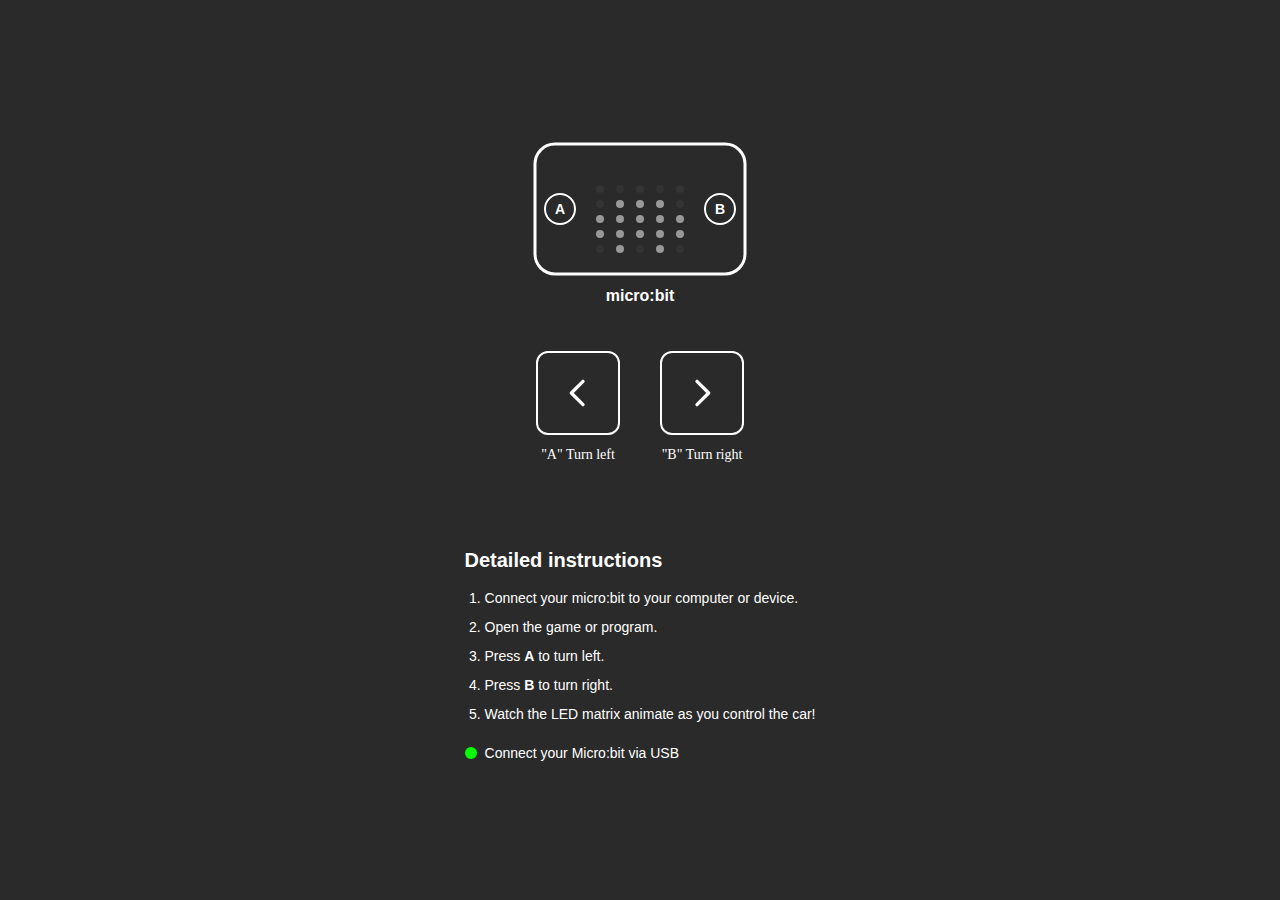
<file: playing/index.html>
<!DOCTYPE html>
<html lang="en">
<head>
    <meta charset="UTF-8">
    <meta name="viewport" content="width=device-width, initial-scale=1.0">
    <title>How to Play?</title>
    <link rel="stylesheet" href="styles.css">
</head>
<body>
    <main>
        <header>
            <section class="controls-section">
                <div class="controls-wrapper">

                    <!-- MICRO:BIT -->
                    <div class="microbit">
                        <svg viewBox="0 0 220 140" width="220" fill="none" xmlns="http://www.w3.org/2000/svg">

                            <!-- Board -->
                            <rect x="5" y="5" width="210" height="130" rx="20"
                                stroke="white" stroke-width="3" fill="transparent"/>

                            <!-- LED matrix 5x5 - Parfaitement centré avec animation voiture -->
                            <g>
                                <!-- Row 1 - LEDs éteintes -->
                                <circle cx="70" cy="50" r="4" fill="#333"/>
                                <circle cx="90" cy="50" r="4" fill="#333"/>
                                <circle cx="110" cy="50" r="4" fill="#333"/>
                                <circle cx="130" cy="50" r="4" fill="#333"/>
                                <circle cx="150" cy="50" r="4" fill="#333"/>

                                <!-- Row 2 - Toit de la voiture -->
                                <circle cx="70" cy="65" r="4" fill="#333"/>
                                <circle cx="90" cy="65" r="4" fill="white" class="car-led">
                                    <animate attributeName="opacity" values="1;0.2;1" dur="1s" repeatCount="indefinite"/>
                                </circle>
                                <circle cx="110" cy="65" r="4" fill="white" class="car-led">
                                    <animate attributeName="opacity" values="1;0.2;1" dur="1s" repeatCount="indefinite"/>
                                </circle>
                                <circle cx="130" cy="65" r="4" fill="white" class="car-led">
                                    <animate attributeName="opacity" values="1;0.2;1" dur="1s" repeatCount="indefinite"/>
                                </circle>
                                <circle cx="150" cy="65" r="4" fill="#333"/>

                                <!-- Row 3 - Corps de la voiture -->
                                <circle cx="70" cy="80" r="4" fill="white" class="car-led">
                                    <animate attributeName="opacity" values="1;0.2;1" dur="1s" repeatCount="indefinite"/>
                                </circle>
                                <circle cx="90" cy="80" r="4" fill="white" class="car-led">
                                    <animate attributeName="opacity" values="1;0.2;1" dur="1s" repeatCount="indefinite"/>
                                </circle>
                                <circle cx="110" cy="80" r="4" fill="white" class="car-led">
                                    <animate attributeName="opacity" values="1;0.2;1" dur="1s" repeatCount="indefinite"/>
                                </circle>
                                <circle cx="130" cy="80" r="4" fill="white" class="car-led">
                                    <animate attributeName="opacity" values="1;0.2;1" dur="1s" repeatCount="indefinite"/>
                                </circle>
                                <circle cx="150" cy="80" r="4" fill="white" class="car-led">
                                    <animate attributeName="opacity" values="1;0.2;1" dur="1s" repeatCount="indefinite"/>
                                </circle>

                                <!-- Row 4 - Base de la voiture -->
                                <circle cx="70" cy="95" r="4" fill="white" class="car-led">
                                    <animate attributeName="opacity" values="1;0.2;1" dur="1s" repeatCount="indefinite"/>
                                </circle>
                                <circle cx="90" cy="95" r="4" fill="white" class="car-led">
                                    <animate attributeName="opacity" values="1;0.2;1" dur="1s" repeatCount="indefinite"/>
                                </circle>
                                <circle cx="110" cy="95" r="4" fill="white" class="car-led">
                                    <animate attributeName="opacity" values="1;0.2;1" dur="1s" repeatCount="indefinite"/>
                                </circle>
                                <circle cx="130" cy="95" r="4" fill="white" class="car-led">
                                    <animate attributeName="opacity" values="1;0.2;1" dur="1s" repeatCount="indefinite"/>
                                </circle>
                                <circle cx="150" cy="95" r="4" fill="white" class="car-led">
                                    <animate attributeName="opacity" values="1;0.2;1" dur="1s" repeatCount="indefinite"/>
                                </circle>

                                <!-- Row 5 - Roues -->
                                <circle cx="70" cy="110" r="4" fill="#333"/>
                                <circle cx="90" cy="110" r="4" fill="white" class="car-led">
                                    <animate attributeName="opacity" values="1;0.2;1" dur="1s" repeatCount="indefinite"/>
                                </circle>
                                <circle cx="110" cy="110" r="4" fill="#333"/>
                                <circle cx="130" cy="110" r="4" fill="white" class="car-led">
                                    <animate attributeName="opacity" values="1;0.2;1" dur="1s" repeatCount="indefinite"/>
                                </circle>
                                <circle cx="150" cy="110" r="4" fill="#333"/>
                            </g>

                            <!-- Button A -->
                            <circle id="button-a" cx="30" cy="70" r="15" stroke="white" stroke-width="2" fill="transparent"/>
                            <text x="30" y="75" text-anchor="middle" fill="white" font-size="14" font-family="sans-serif" font-weight="bold" style="pointer-events: none;">A</text>

                            <!-- Button B -->
                            <circle id="button-b" cx="190" cy="70" r="15" stroke="white" stroke-width="2" fill="transparent"/>
                            <text x="190" y="75" text-anchor="middle" fill="white" font-size="14" font-family="sans-serif" font-weight="bold" style="pointer-events: none;">B</text>

                        </svg>

                        <!-- Texte Micro:Bit -->
                        <p class="microbit-label">micro:bit</p>
                    </div>

                    <!-- FLÈCHES -->
                    <div class="controls-container">

                        <div id="left-arrow" class="control-card">
                            <div class="icon-frame">
                                <svg viewBox="0 0 24 24" width="40" height="40" fill="none">
                                    <path d="M15 5L8 12L15 19"
                                        stroke="currentColor"
                                        stroke-width="2"
                                        stroke-linecap="round"
                                        stroke-linejoin="round"/>
                                </svg>
                            </div>
                            <p>"A" Turn left</p>
                        </div>

                        <div id="right-arrow" class="control-card">
                            <div class="icon-frame">
                                <svg viewBox="0 0 24 24" width="40" height="40" fill="none">
                                    <path d="M9 5L16 12L9 19"
                                        stroke="currentColor"
                                        stroke-width="2"
                                        stroke-linecap="round"
                                        stroke-linejoin="round"/>
                                </svg>
                            </div>
                            <p>"B" Turn right</p>
                        </div>

                    </div>

                    <!-- INSTRUCTIONS DÉTAILLÉES -->
                    <div class="instructions-section">
                        <h2>Detailed instructions</h2>
                        <ol>
                            <li>Connect your micro:bit to your computer or device.</li>
                            <li>Open the game or program.</li>
                            <li>Press <strong>A</strong> to turn left.</li>
                            <li>Press <strong>B</strong> to turn right.</li>
                            <li>Watch the LED matrix animate as you control the car!</li>
                        </ol>
                        <div class="usb-indicator">
                            <div class="usb-dot"></div>
                            <span>Connect your Micro:bit via USB</span>
                        </div>
                    </div>
                </div>
            </section>
        </header>
    </main>

    <!-- Script pour l'animation des boutons -->
    <script src="script.js"></script>
</body>
</html>
</file>
<file: playing/styles.css>
body, html {
    height: 100%;
    margin: 0;
    padding: 0;
    background: #2a2a2a;
}

main {
    display: flex;
    justify-content: center;
    align-items: center;
    min-height: 100vh;
    width: 100%;
}

.controls-section {
    display: flex;
    justify-content: center;
    padding: 60px 20px;
}

.controls-wrapper {
    display: flex;
    flex-direction: column;
    align-items: center;
    gap: 30px;
}

.microbit {
    display: flex;
    flex-direction: column;
    align-items: center;
}

.microbit-label {
    color: #ffffff;
    font-size: 16px;
    font-weight: 600;
    margin-top: 8px;
    font-family: sans-serif;
}

.video-section {
    color: #ffffff;
    font-size: 16px;
    font-weight: 600;
    margin-top: 8px;
    font-family: sans-serif;
}

.controls-container {
    display: flex;
    gap: 40px;
}

.control-card {
    display: flex;
    flex-direction: column;
    align-items: center;
    gap: 12px;
    font-weight: 500;
    cursor: pointer;
    transition: transform 0.2s;
}

.control-card:hover {
    transform: scale(1.05);
}

.control-card:active {
    transform: scale(0.95);
}

.icon-frame {
    width: 80px;
    height: 80px;
    border-radius: 12px;
    border: 2px solid #ffffff;
    display: flex;
    align-items: center;
    justify-content: center;
    background: transparent;
    transition: background-color 0.3s, border-color 0.3s;
}

.icon-frame:hover {
    background-color: rgba(255, 255, 255, 0.1);
}

.icon-frame svg {
    color: #ffffff;
}

.control-card p {
    color: #ffffff;
    font-size: 14px;
    margin: 0;
}

/* Animation pour les boutons du micro:bit */
.button-highlight {
    animation: buttonFlash 0.5s ease-in-out;
}

@keyframes buttonFlash {
    0%, 100% { fill: transparent; }
    50% { fill: rgba(255, 255, 255, 0.5); }
}

.instructions-section {
    margin-top: 40px;
    max-width: 500px;
    text-align: left;
    color: #ffffff; /* texte blanc */
    font-family: sans-serif;
}

.instructions-section h2 {
    font-size: 20px;
    margin-bottom: 12px;
}

.instructions-section ol {
    padding-left: 20px;
}

.instructions-section li {
    margin-bottom: 8px;
    font-size: 14px;
    line-height: 1.5;
}

/* Animation micro:bit USB */
.usb-indicator {
    display: flex;
    align-items: center;
    gap: 8px;
    margin-top: 20px;
    font-size: 14px;
    color: #ffffff;
    font-family: sans-serif;
}

.usb-dot {
    width: 12px;
    height: 12px;
    border-radius: 50%;
    background-color: #00ff00; /* vert connecté */
    animation: usbPulse 1s infinite alternate;
}

@keyframes usbPulse {
    0% { transform: scale(1); opacity: 0.6; }
    50% { transform: scale(1.4); opacity: 1; }
    100% { transform: scale(1); opacity: 0.6; }
}
</file>
